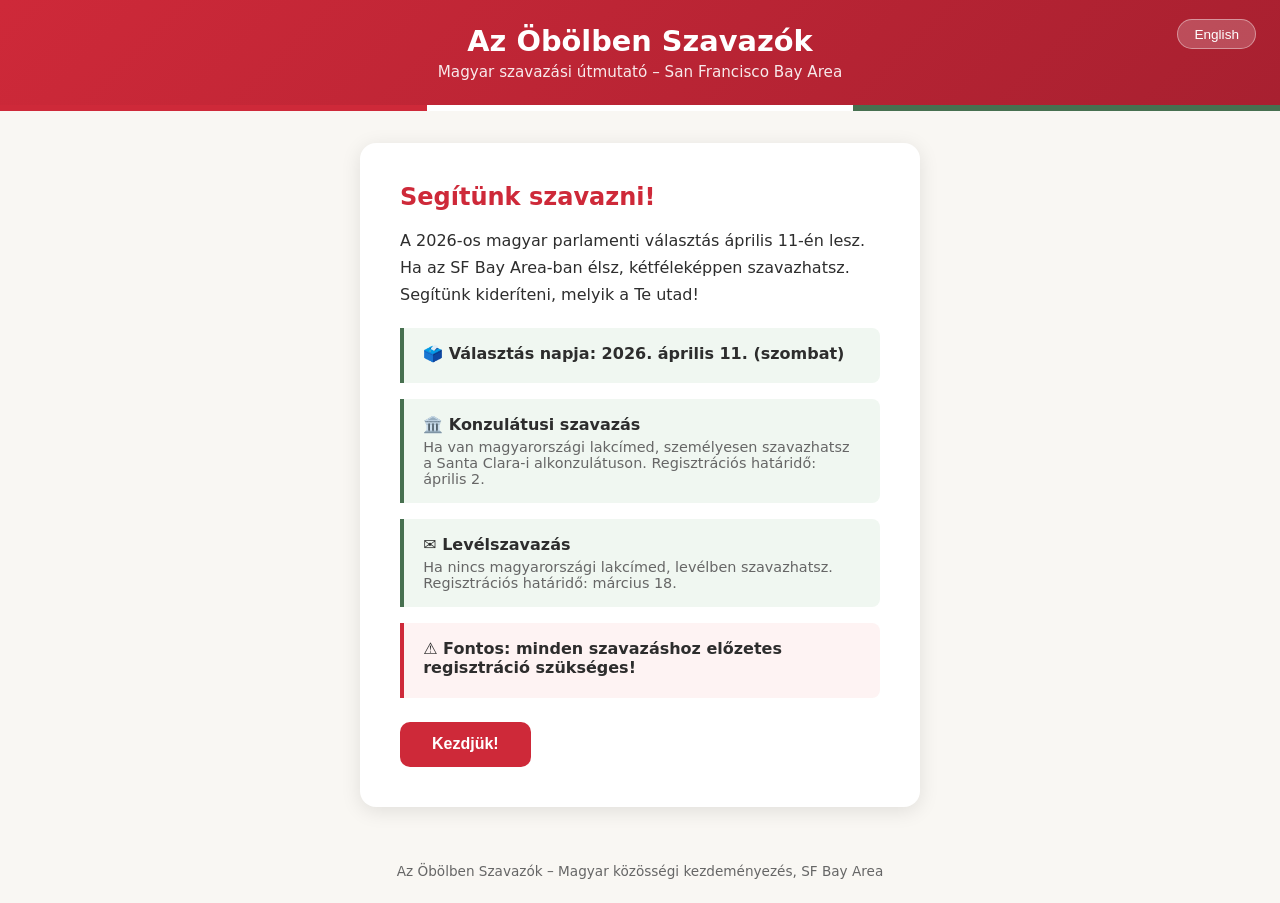
<file: frontend/index.html>
<!DOCTYPE html>
<html lang="hu">
<head>
  <meta charset="UTF-8">
  <meta name="viewport" content="width=device-width, initial-scale=1.0">
  <title>Az Öbölben Szavazók – Magyar Szavazási Útmutató</title>
  <meta name="description" content="Segítünk a Bay Area-ban élő magyaroknak szavazni a 2026-os parlamenti választáson.">
  <link rel="stylesheet" href="css/style.css?v=2">
</head>
<body>

  <!-- Header -->
  <header class="header">
    <h1 data-i18n="site.title">Az Öbölben Szavazók</h1>
    <p data-i18n="site.subtitle">Magyar szavazási útmutató – San Francisco Bay Area</p>
    <button id="lang-toggle" class="lang-btn" data-i18n="lang.toggle">English</button>
  </header>
  <div class="hu-stripe">
    <span class="stripe-red"></span>
    <span class="stripe-white"></span>
    <span class="stripe-green"></span>
  </div>

  <!-- Main Content -->
  <main class="main">

    <!-- LANDING -->
    <div id="card-landing" class="card active slide-in">
      <h2 data-i18n="landing.headline">Segítünk szavazni!</h2>
      <p data-i18n="landing.description">
        A 2026-os magyar parlamenti választás április 11-én lesz. Ha az SF Bay Area-ban élsz, kétféleképpen szavazhatsz. Segítünk kideríteni, melyik a Te utad!
      </p>
      <div class="landing-summary">
        <div class="info-box">
          <strong data-i18n="landing.summary.election">🗳️ Választás napja: 2026. április 11. (szombat)</strong>
        </div>
        <div class="info-box">
          <strong data-i18n="landing.summary.consulate">🏛️ Konzulátusi szavazás</strong>
          <span data-i18n="landing.summary.consulate.detail">Ha van magyarországi lakcímed, személyesen szavazhatsz a Santa Clara-i alkonzulátuson. Regisztrációs határidő: április 2.</span>
        </div>
        <div class="info-box">
          <strong data-i18n="landing.summary.mail">✉️ Levélszavazás</strong>
          <span data-i18n="landing.summary.mail.detail">Ha nincs magyarországi lakcímed, levélben szavazhatsz. Regisztrációs határidő: március 18.</span>
        </div>
        <div class="info-box deadline">
          <strong data-i18n="landing.summary.sincerity">⚠️ Fontos: minden szavazáshoz előzetes regisztráció szükséges!</strong>
        </div>
      </div>
      <div class="card-actions">
        <button id="btn-start" class="btn btn-primary" data-i18n="landing.start">Kezdjük!</button>
      </div>
    </div>

    <!-- QUESTION -->
    <div id="card-question" class="card hidden">
      <button class="btn-back" data-i18n="btn.back">Vissza</button>
      <h2 data-i18n="question.title">Hol van az állandó lakcímed?</h2>
      <p data-i18n="question.text">
        Van érvényes magyarországi állandó lakcímed (lakcímkártyán szereplő cím)?
      </p>
      <div class="btn-group">
        <button id="btn-yes" class="btn btn-primary" data-i18n="question.yes">Igen, van magyarországi lakcímem</button>
        <button id="btn-no" class="btn btn-green" data-i18n="question.no">Nincs magyarországi lakcímem</button>
      </div>
    </div>

    <!-- CONSULATE PATH: Step 1 -->
    <div id="card-consulate1" class="card hidden">
      <button class="btn-back" data-i18n="btn.back">Vissza</button>
      <h2 data-i18n="consulate1.title">Konzulátusi szavazás</h2>
      <p data-i18n="consulate1.text">
        Mivel van magyarországi lakcímed, a San Francisco-i főkonzulátuson szavazhatsz személyesen.
      </p>
      <div class="info-box deadline">
        <strong data-i18n="consulate1.deadline">Regisztrációs határidő: 2026. április 2.</strong>
      </div>
      <p data-i18n="consulate1.detail">
        A névjegyzékbe vételi kérelmet a Nemzeti Választási Irodánál kell benyújtani legkésőbb 2026. április 2-ig.
      </p>
      <div class="card-actions">
        <button id="btn-consulate1-next" class="btn btn-primary" data-i18n="consulate1.next">Tovább – Helyszín és időpont</button>
        <a href="https://magyarorszag.hu/szuf_ugyleiras?id=23c2f24f-86e9-48a3-8768-faa3ad6638bb&_n=kulkepviseleti_nevjegyzekbe_vetel_az_idokozi_orszaggyulesi_valasztason" target="_blank" rel="noopener" class="btn btn-green" data-i18n="consulate1.register">Regisztráció</a>
      </div>
    </div>

    <!-- CONSULATE PATH: Step 2 -->
    <div id="card-consulate2" class="card hidden">
      <button class="btn-back" data-i18n="btn.back">Vissza</button>
      <h2 data-i18n="consulate2.title">Helyszín és tudnivalók</h2>
      <div class="info-box">
        <strong data-i18n="consulate2.location">Helyszín: Magyar Alkonzulátus, Santa Clara</strong>
        <a href="https://maps.google.com/?q=5201+Great+America+Parkway+Suite+320+Santa+Clara+CA+95054" target="_blank" rel="noopener" class="map-link" data-i18n="consulate2.maplink">5201 Great America Pkwy, Suite 320, Santa Clara, CA 95054</a>
      </div>
      <div class="map-embed">
        <iframe src="https://www.google.com/maps/embed?pb=!1m18!1m12!1m3!1d3171.3!2d-121.977!3d37.3996!2m3!1f0!2f0!3f0!3m2!1i1024!2i768!4f13.1!3m3!1m2!1s0x808fc9d4c3e6e3e7%3A0x93b2e94e0e69dfb0!2s5201+Great+America+Pkwy%2C+Santa+Clara%2C+CA+95054!5e0!3m2!1sen!2sus!4v1700000000000" allowfullscreen="" loading="lazy" referrerpolicy="no-referrer-when-downgrade"></iframe>
      </div>
      <div class="info-box">
        <strong data-i18n="consulate2.date">Dátum: 2026. április 11. (szombat)</strong>
      </div>
      <div class="info-box">
        <strong data-i18n="consulate2.time">Nyitvatartás: 6:00 – 19:00</strong>
      </div>
      <div class="info-box deadline">
        <strong data-i18n="consulate2.bring">Hozd magaddal az érvényes személyi igazolványodat vagy útleveledet!</strong>
      </div>
      <div class="card-actions">
        <button id="btn-consulate2-next" class="btn btn-primary" data-i18n="consulate2.next">Tovább – Mit szeretnél?</button>
      </div>
    </div>

    <!-- MAIL PATH: Step 1 -->
    <div id="card-mail1" class="card hidden">
      <button class="btn-back" data-i18n="btn.back">Vissza</button>
      <h2 data-i18n="mail1.title">Levélszavazás</h2>
      <p data-i18n="mail1.text">
        Magyarországi lakcím nélkül levélben szavazhatsz. Ehhez regisztrálnod kell a mo.hu oldalon.
      </p>
      <div class="info-box deadline">
        <strong data-i18n="mail1.deadline">Regisztrációs határidő: 2026. március 18.</strong>
      </div>
      <p data-i18n="mail1.detail">
        A regisztráció a mo.hu-n (ügyfélkapu) keresztül történik. A levélszavazó csomagot postán kapod meg a megadott címre.
      </p>
      <div class="card-actions">
        <button id="btn-mail1-next" class="btn btn-primary" data-i18n="mail1.next">Tovább – Fontos tudnivalók</button>
        <a href="https://magyarorszag.hu/szuf_ugyleiras?id=23c2f24f-86e9-48a3-8768-faa3ad6638bb&_n=kulkepviseleti_nevjegyzekbe_vetel_az_idokozi_orszaggyulesi_valasztason" target="_blank" rel="noopener" class="btn btn-green" data-i18n="mail1.register">Regisztráció</a>
      </div>
    </div>

    <!-- MAIL PATH: Step 2 -->
    <div id="card-mail2" class="card hidden">
      <button class="btn-back" data-i18n="btn.back">Vissza</button>
      <h2 data-i18n="mail2.title">Fontos tudnivalók</h2>
      <div class="info-box">
        <strong data-i18n="mail2.sincerity">A levélben csak pártlistára szavazhatsz (nem egyéni jelöltre).</strong>
      </div>
      <div class="info-box deadline">
        <strong data-i18n="mail2.sincerity2">Ha április 5-ig nem kaptad meg a levélszavazó csomagot, kérj pótlást a valasztas.hu oldalon!</strong>
      </div>
      <div class="info-box">
        <strong data-i18n="mail2.sincerity3">A kitöltött szavazólapot a mellékelt válaszborítékban kell visszaküldeni legkésőbb április 9-ig.</strong>
      </div>
      <div class="card-actions">
        <button id="btn-mail2-next" class="btn btn-primary" data-i18n="mail2.next">Tovább – Mit szeretnél?</button>
      </div>
    </div>

    <!-- MENU -->
    <div id="card-menu" class="card hidden">
      <button class="btn-back" data-i18n="btn.back">Vissza</button>
      <h2 data-i18n="menu.title">Mit szeretnél?</h2>
      <p data-i18n="menu.text">Válaszd ki, miben segíthetünk!</p>
      <div class="btn-group">
        <button id="btn-menu-signup" class="btn btn-primary" data-i18n="menu.signup">Feliratkozás értesítőre</button>
        <button id="btn-menu-helprequest" class="btn btn-primary" data-i18n="menu.helprequest">Segítségkérés</button>
        <button id="btn-menu-carpool" class="btn btn-green" data-i18n="menu.carpool">Közös utazás a konzulátusra</button>
        <button id="btn-menu-contact" class="btn btn-green" data-i18n="menu.contact">Kapcsolat / Kérdés</button>
      </div>
    </div>

    <!-- SIGNUP -->
    <div id="card-signup" class="card hidden">
      <button class="btn-back" data-i18n="btn.back">Vissza</button>
      <h2 data-i18n="signup.title">Értesítő lista</h2>
      <p data-i18n="signup.text">
        Iratkozz fel, hogy emlékeztetőket és fontos információkat kapj a szavazásról!
      </p>
      <div id="signup-msg" class="form-message"></div>
      <form id="signup-form">
        <div class="form-group">
          <label data-i18n="signup.name">Név</label>
          <input type="text" name="name" required>
        </div>
        <div class="form-group">
          <label data-i18n="signup.email">Email cím</label>
          <input type="email" name="email" required>
        </div>
        <div class="form-group">
          <label data-i18n="signup.phone">Telefon (opcionális)</label>
          <input type="tel" name="phone">
        </div>
        <div class="card-actions">
          <button type="submit" class="btn btn-green" data-i18n="signup.submit">Feliratkozás</button>
        </div>
      </form>
    </div>

    <!-- HELP REQUEST -->
    <div id="card-helprequest" class="card hidden">
      <button class="btn-back" data-i18n="btn.back">Vissza</button>
      <h2 data-i18n="helprequest.title">Segítségkérés</h2>
      <p data-i18n="helprequest.text">Írd le, miben segíthetünk a szavazással kapcsolatban!</p>
      <div id="helprequest-msg" class="form-message"></div>
      <form id="helprequest-form">
        <div class="form-group">
          <label data-i18n="helprequest.name">Név</label>
          <input type="text" name="name" required>
        </div>
        <div class="form-group">
          <label data-i18n="helprequest.email">Email cím</label>
          <input type="email" name="email" required>
        </div>
        <div class="form-group">
          <label data-i18n="helprequest.phone">Telefon (opcionális)</label>
          <input type="tel" name="phone">
        </div>
        <div class="form-group">
          <label data-i18n="helprequest.message">Miben segíthetünk?</label>
          <textarea name="message" required></textarea>
        </div>
        <div class="card-actions">
          <button type="submit" class="btn btn-green" data-i18n="helprequest.submit">Segítségkérés elküldése</button>
        </div>
      </form>
    </div>

    <!-- CARPOOL -->
    <div id="card-carpool" class="card hidden">
      <button class="btn-back" data-i18n="btn.back">Vissza</button>
      <h2 data-i18n="carpool.title">Közös utazás</h2>
      <p data-i18n="carpool.text">Ajánlj fel fuvart vagy keress társat a konzulátusra!</p>
      <div id="carpool-msg" class="form-message"></div>
      <form id="carpool-form">
        <div class="form-group">
          <div class="radio-group">
            <label class="radio-label">
              <input type="radio" name="carpool_type" value="offer" checked>
              <span data-i18n="carpool.type.offer">Fuvart ajánlok</span>
            </label>
            <label class="radio-label">
              <input type="radio" name="carpool_type" value="seek">
              <span data-i18n="carpool.type.seek">Fuvart keresek</span>
            </label>
          </div>
        </div>
        <div class="form-group">
          <label data-i18n="carpool.name">Név</label>
          <input type="text" name="name" required>
        </div>
        <div class="form-group">
          <label data-i18n="carpool.email">Email cím</label>
          <input type="email" name="email" required>
        </div>
        <div class="form-group">
          <label data-i18n="carpool.phone">Telefon (opcionális)</label>
          <input type="tel" name="phone">
        </div>
        <div class="form-group">
          <label data-i18n="carpool.starting_location">Indulási hely</label>
          <input type="text" name="starting_location" required>
        </div>
        <div class="form-group" id="seats-group">
          <label data-i18n="carpool.seats">Szabad helyek száma</label>
          <input type="number" name="seats" min="1" max="10" value="2">
        </div>
        <div class="info-box">
          <strong data-i18n="carpool.info">Az egyeztetéshez emailben keresünk meg!</strong>
        </div>
        <div class="card-actions">
          <button type="submit" class="btn btn-green" data-i18n="carpool.submit">Küldés</button>
        </div>
      </form>
    </div>

    <!-- CONFIRMATION: Signup -->
    <div id="card-confirmSignup" class="card hidden">
      <h2 data-i18n="confirmSignup.title">Köszönjük!</h2>
      <p data-i18n="confirmSignup.text">
        Feliratkoztál az értesítő listára. Emlékeztetőt küldünk a fontos határidők előtt.
      </p>
      <div class="card-actions">
        <button class="btn btn-primary btn-back-to-menu" data-i18n="confirm.backToMenu">Vissza a menübe</button>
        <button class="btn btn-green btn-restart" data-i18n="confirm.restart">Vissza a kezdőlapra</button>
      </div>
    </div>

    <!-- CONFIRMATION: Help -->
    <div id="card-confirmHelp" class="card hidden">
      <h2 data-i18n="confirmHelp.title">Köszönjük!</h2>
      <p data-i18n="confirmHelp.text">
        Megkaptuk a segítségkérésedet. Hamarosan felvesszük veled a kapcsolatot!
      </p>
      <div class="card-actions">
        <button class="btn btn-primary btn-back-to-menu" data-i18n="confirm.backToMenu">Vissza a menübe</button>
        <button class="btn btn-green btn-restart" data-i18n="confirm.restart">Vissza a kezdőlapra</button>
      </div>
    </div>

    <!-- CONFIRMATION: Carpool -->
    <div id="card-confirmCarpool" class="card hidden">
      <h2 data-i18n="confirmCarpool.title">Köszönjük!</h2>
      <p data-i18n="confirmCarpool.text">
        Megkaptuk a jelentkezésedet a közös utazásra. Emailben egyeztetünk a részletekről!
      </p>
      <div class="card-actions">
        <button class="btn btn-primary btn-back-to-menu" data-i18n="confirm.backToMenu">Vissza a menübe</button>
        <button class="btn btn-green btn-restart" data-i18n="confirm.restart">Vissza a kezdőlapra</button>
      </div>
    </div>

    <!-- CONTACT -->
    <div id="card-contact" class="card hidden">
      <button class="btn-back" data-i18n="btn.back">Vissza</button>
      <h2 data-i18n="contact.title">Kapcsolat</h2>
      <p data-i18n="contact.text">Kérdésed van? Írj nekünk!</p>
      <div id="contact-msg" class="form-message"></div>
      <form id="contact-form">
        <div class="form-group">
          <label data-i18n="contact.name">Név</label>
          <input type="text" name="name" required>
        </div>
        <div class="form-group">
          <label data-i18n="contact.email">Email cím</label>
          <input type="email" name="email" required>
        </div>
        <div class="form-group">
          <label data-i18n="contact.message">Üzenet</label>
          <textarea name="message" required></textarea>
        </div>
        <div class="card-actions">
          <button type="submit" class="btn btn-green" data-i18n="contact.submit">Küldés</button>
        </div>
      </form>
    </div>

  </main>

  <!-- Footer -->
  <footer class="footer">
    <p data-i18n="footer.text">Az Öbölben Szavazók – Magyar közösségi kezdeményezés, SF Bay Area</p>
  </footer>

  <!-- Scripts -->
  <script src="js/translations.js?v=2"></script>
  <script src="js/i18n.js?v=2"></script>
  <script src="js/api.js?v=2"></script>
  <script src="js/app.js?v=2"></script>

</body>
</html>
</file>
<file: frontend/css/style.css>
/* === Base Reset & Variables === */
:root {
  --red: #CE2939;
  --green: #477050;
  --white: #FFFFFF;
  --light-bg: #F9F7F3;
  --text: #2D2D2D;
  --text-light: #666;
  --shadow: 0 4px 20px rgba(0, 0, 0, 0.1);
  --radius: 16px;
}

* {
  margin: 0;
  padding: 0;
  box-sizing: border-box;
}

body {
  font-family: 'Segoe UI', system-ui, -apple-system, sans-serif;
  background: var(--light-bg);
  color: var(--text);
  min-height: 100vh;
  display: flex;
  flex-direction: column;
}

/* === Header === */
.header {
  background: linear-gradient(135deg, var(--red) 0%, #a82030 100%);
  color: var(--white);
  padding: 1.5rem 2rem;
  text-align: center;
  position: relative;
}

.header h1 {
  font-size: 1.8rem;
  font-weight: 700;
  margin-bottom: 0.3rem;
}

.header p {
  font-size: 0.95rem;
  opacity: 0.9;
}

.lang-btn {
  position: absolute;
  top: 1.2rem;
  right: 1.5rem;
  background: rgba(255, 255, 255, 0.2);
  color: var(--white);
  border: 1px solid rgba(255, 255, 255, 0.4);
  padding: 0.4rem 1rem;
  border-radius: 20px;
  cursor: pointer;
  font-size: 0.85rem;
  transition: background 0.2s;
}

.lang-btn:hover {
  background: rgba(255, 255, 255, 0.35);
}

/* === Hungarian Stripe === */
.hu-stripe {
  display: flex;
  height: 6px;
}

.hu-stripe span {
  flex: 1;
}

.hu-stripe .stripe-red { background: var(--red); }
.hu-stripe .stripe-white { background: var(--white); }
.hu-stripe .stripe-green { background: var(--green); }

/* === Main Content === */
.main {
  flex: 1;
  display: flex;
  justify-content: center;
  align-items: flex-start;
  padding: 2rem 1rem;
}

/* === Cards === */
.card {
  background: var(--white);
  border-radius: var(--radius);
  box-shadow: var(--shadow);
  padding: 2.5rem;
  max-width: 560px;
  width: 100%;
  opacity: 0;
  transform: translateY(30px);
  transition: opacity 0.4s ease, transform 0.4s ease;
}

.card.hidden {
  display: none;
}

.card.active {
  display: block;
}

.card.slide-in {
  opacity: 1;
  transform: translateY(0);
}

/* === Back Button === */
.btn-back {
  background: none;
  border: none;
  color: var(--text-light);
  cursor: pointer;
  font-size: 0.9rem;
  padding: 0.2rem 0;
  margin-bottom: 0.8rem;
  display: inline-block;
  transition: color 0.2s;
}

.btn-back::before {
  content: "\2190\00a0";
}

.btn-back:hover {
  color: var(--red);
}

.card h2 {
  color: var(--red);
  font-size: 1.5rem;
  margin-bottom: 1rem;
}

.card p {
  line-height: 1.7;
  margin-bottom: 1rem;
  color: var(--text);
}

/* === Info boxes === */
.info-box {
  background: #f0f7f1;
  border-left: 4px solid var(--green);
  padding: 1rem 1.2rem;
  border-radius: 0 8px 8px 0;
  margin-bottom: 1rem;
}

.info-box.deadline {
  background: #fef3f3;
  border-left-color: var(--red);
}

.info-box strong {
  display: block;
  margin-bottom: 0.3rem;
}

/* === Landing Summary === */
.landing-summary {
  margin: 1.2rem 0;
}

.landing-summary .info-box span {
  display: block;
  margin-top: 0.3rem;
  font-size: 0.9rem;
  color: var(--text-light);
}

/* === Map Link === */
.map-link {
  display: block;
  margin-top: 0.4rem;
  color: var(--green);
  font-size: 0.9rem;
  text-decoration: none;
  font-weight: 400;
}

.map-link::before {
  content: "\1F4CD\00a0";
}

.map-link:hover {
  text-decoration: underline;
}

/* === Embedded Map === */
.map-embed {
  margin: 1rem 0;
  border-radius: 12px;
  overflow: hidden;
  box-shadow: 0 2px 8px rgba(0, 0, 0, 0.1);
}

.map-embed iframe {
  width: 100%;
  height: 250px;
  border: none;
}

/* === Buttons === */
.btn {
  display: inline-block;
  padding: 0.85rem 2rem;
  border: none;
  border-radius: 10px;
  font-size: 1rem;
  font-weight: 600;
  cursor: pointer;
  transition: transform 0.15s, box-shadow 0.15s;
  text-align: center;
}

.btn:hover {
  transform: translateY(-2px);
  box-shadow: 0 6px 16px rgba(0, 0, 0, 0.15);
}

.btn:active {
  transform: translateY(0);
}

.btn-primary {
  background: var(--red);
  color: var(--white);
}

.btn-green {
  background: var(--green);
  color: var(--white);
}

.btn-outline {
  background: transparent;
  color: var(--red);
  border: 2px solid var(--red);
}

.btn-outline:hover {
  background: var(--red);
  color: var(--white);
}

/* Button group for question card */
.btn-group {
  display: flex;
  flex-direction: column;
  gap: 0.8rem;
  margin-top: 1.5rem;
}

.btn-group .btn {
  width: 100%;
}

.card-actions {
  margin-top: 1.5rem;
  display: flex;
  gap: 0.8rem;
  flex-wrap: wrap;
}

/* === Forms === */
.form-group {
  margin-bottom: 1.2rem;
}

.form-group label {
  display: block;
  font-weight: 600;
  margin-bottom: 0.4rem;
  font-size: 0.9rem;
}

.form-group input,
.form-group textarea {
  width: 100%;
  padding: 0.75rem 1rem;
  border: 2px solid #e0e0e0;
  border-radius: 8px;
  font-size: 1rem;
  font-family: inherit;
  transition: border-color 0.2s;
}

.form-group input:focus,
.form-group textarea:focus {
  outline: none;
  border-color: var(--green);
}

.form-group textarea {
  resize: vertical;
  min-height: 100px;
}

/* === Radio Group (Carpool) === */
.radio-group {
  display: flex;
  gap: 0.8rem;
  flex-wrap: wrap;
}

.radio-label {
  display: flex;
  align-items: center;
  gap: 0.5rem;
  padding: 0.7rem 1.2rem;
  border: 2px solid #e0e0e0;
  border-radius: 10px;
  cursor: pointer;
  font-weight: 600;
  font-size: 0.95rem;
  transition: border-color 0.2s, background 0.2s;
  flex: 1;
  justify-content: center;
}

.radio-label:has(input:checked) {
  border-color: var(--green);
  background: #f0f7f1;
}

.radio-label input[type="radio"] {
  accent-color: var(--green);
  width: 18px;
  height: 18px;
}

.form-message {
  padding: 0.7rem 1rem;
  border-radius: 8px;
  margin-bottom: 1rem;
  font-size: 0.9rem;
  display: none;
}

.form-message.success {
  display: block;
  background: #e8f5e9;
  color: #2e7d32;
}

.form-message.error {
  display: block;
  background: #ffebee;
  color: #c62828;
}

/* === Footer === */
.footer {
  text-align: center;
  padding: 1.5rem;
  color: var(--text-light);
  font-size: 0.85rem;
}

/* === Responsive === */
@media (max-width: 600px) {
  .header {
    padding: 1.2rem 1rem;
  }

  .header h1 {
    font-size: 1.3rem;
  }

  .lang-btn {
    position: static;
    margin-top: 0.8rem;
  }

  .card {
    padding: 1.5rem;
    border-radius: 12px;
  }

  .card h2 {
    font-size: 1.25rem;
  }

  .main {
    padding: 1rem 0.5rem;
  }
}
</file>
